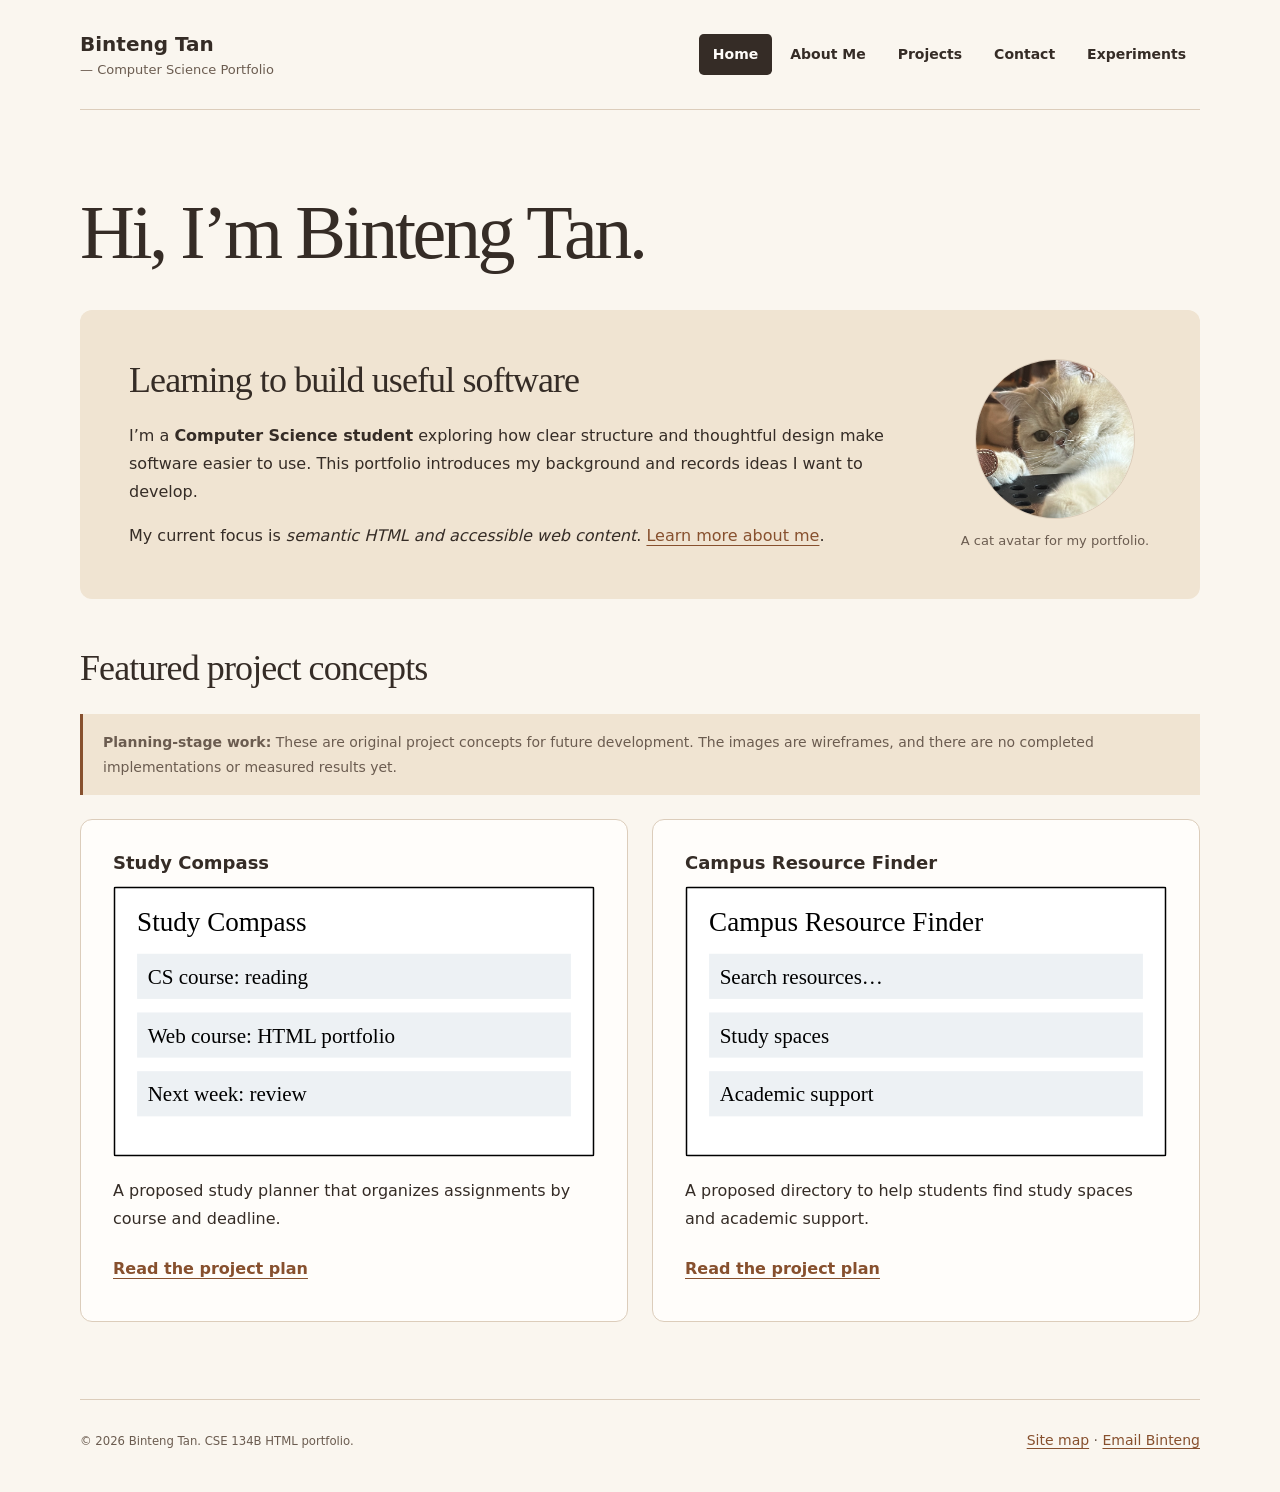
<file: index.html>
<!doctype html>
<html lang="en">
<head>
<meta charset="utf-8">
<meta name="viewport" content="width=device-width, initial-scale=1">
<meta name="description" content="Binteng Tan's computer science student portfolio: background, project concepts, and contact information.">
<title>Home | Binteng Tan</title>
<link rel="icon" href="assets/favicon.svg" type="image/svg+xml">
<link rel="stylesheet" href="styles.css">
</head>
<body class="page-index">
<header>
<a class="skip-link" href="#main-content">Skip to main content</a>
<p><a href="index.html">Binteng Tan</a> <span>— Computer Science Portfolio</span></p>
<nav aria-label="Main navigation"><ul><li><a href="index.html" aria-current="page">Home</a></li>
<li><a href="about.html">About Me</a></li>
<li><a href="projects.html">Projects</a></li>
<li><a href="contact.html">Contact</a></li>
<li><a href="experiments.html">Experiments</a></li></ul></nav>
</header>
<main id="main-content">
<h1>Hi, I’m Binteng Tan.</h1>
<section class="intro" aria-labelledby="intro"><h2 id="intro">Learning to build useful software</h2>
<figure><picture><source srcset="assets/profile-cat.jpg" type="image/jpeg"><img src="assets/profile-cat.jpg" alt="A fluffy cream-colored cat resting its paws on a chair" width="160" height="160"></picture><figcaption>A cat avatar for my portfolio.</figcaption></figure>
<p>I’m a <strong>Computer Science student</strong> exploring how clear structure and thoughtful design make software easier to use. This portfolio introduces my background and records ideas I want to develop.</p>
<p>My current focus is <em>semantic HTML and accessible web content</em>. <a href="about.html">Learn more about me</a>.</p></section>
<section class="featured" aria-labelledby="featured"><h2 id="featured">Featured project concepts</h2>
<portfolio-note><p><strong>Planning-stage work:</strong> These are original project concepts for future development. The images are wireframes, and there are no completed implementations or measured results yet.</p></portfolio-note>
<article><h3>Study Compass</h3><img src="assets/study-compass.svg" width="320" height="180" alt="Study Compass concept wireframe showing a task list and upcoming deadlines"><p>A proposed study planner that organizes assignments by course and deadline.</p><a href="projects.html#study-compass">Read the project plan</a></article>
<article><h3>Campus Resource Finder</h3><img src="assets/resource-finder.svg" width="320" height="180" alt="Campus Resource Finder concept wireframe showing search and resource cards"><p>A proposed directory to help students find study spaces and academic support.</p><a href="projects.html#resource-finder">Read the project plan</a></article></section>
</main>
<footer><p><small>© 2026 Binteng Tan. CSE 134B HTML portfolio.</small></p><p><a href="sitemap.html">Site map</a> · <a href="mailto:tbinteng@gmail.com">Email Binteng</a></p></footer>
</body>
</html>
</file>
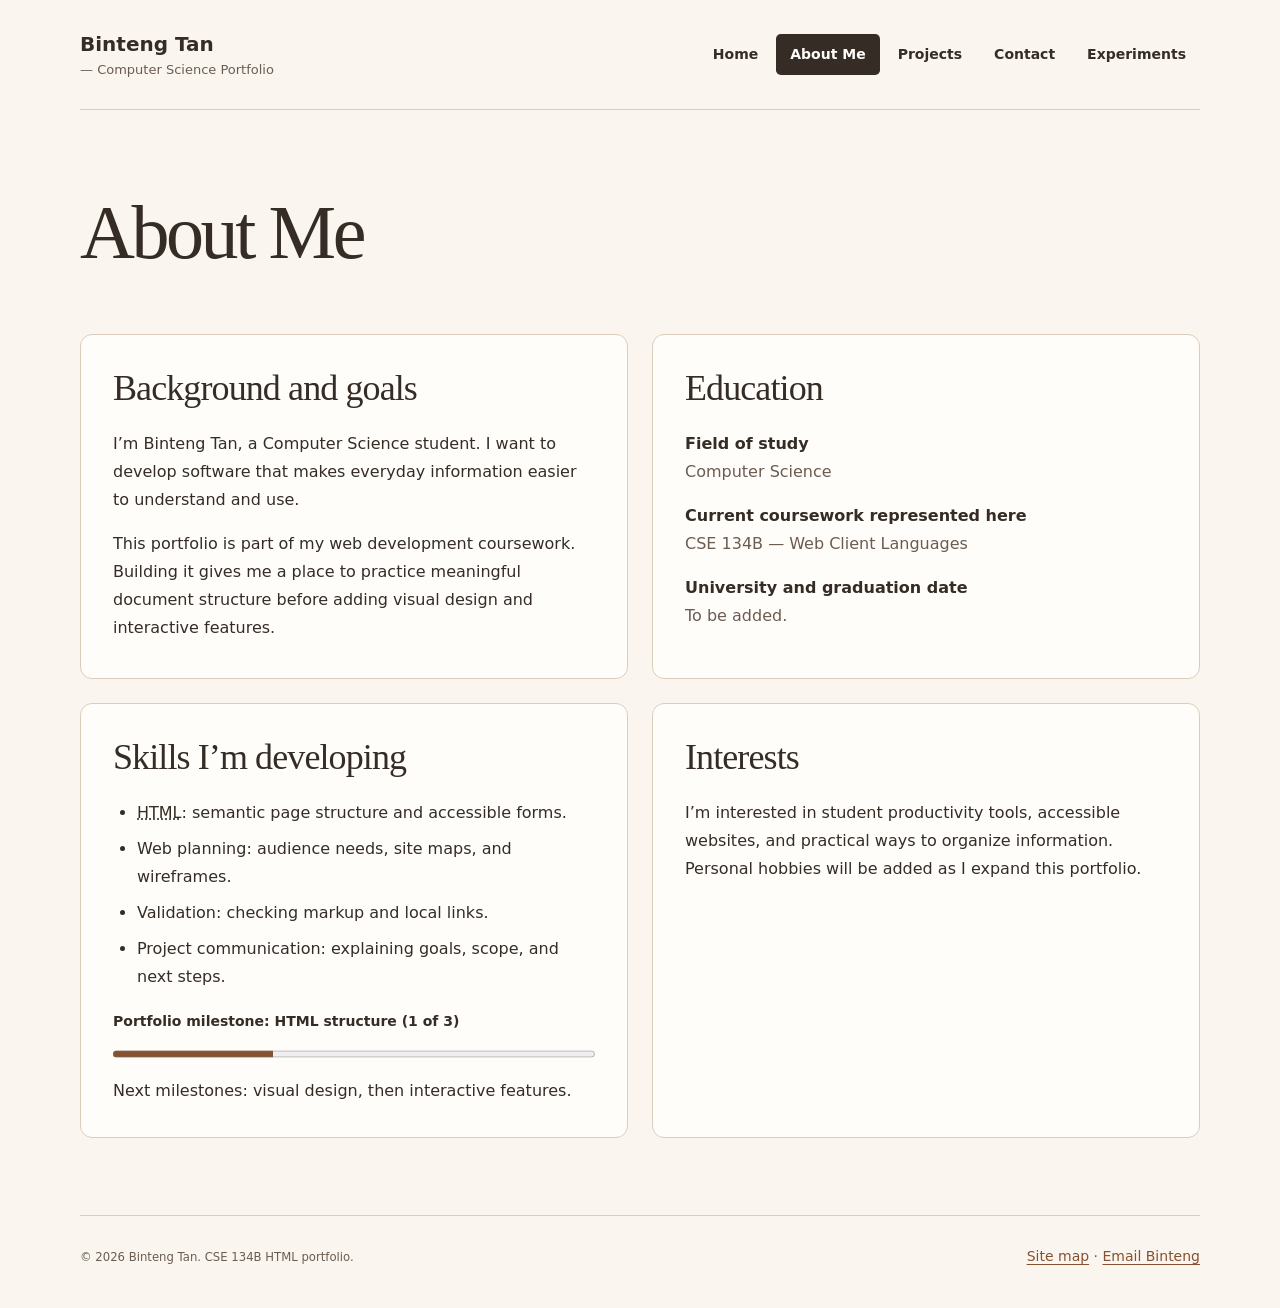
<file: about.html>
<!doctype html>
<html lang="en">
<head>
<meta charset="utf-8">
<meta name="viewport" content="width=device-width, initial-scale=1">
<meta name="description" content="Binteng Tan's computer science student portfolio: background, project concepts, and contact information.">
<title>About Me | Binteng Tan</title>
<link rel="icon" href="assets/favicon.svg" type="image/svg+xml">
<link rel="stylesheet" href="styles.css">
</head>
<body class="page-about">
<header>
<a class="skip-link" href="#main-content">Skip to main content</a>
<p><a href="index.html">Binteng Tan</a> <span>— Computer Science Portfolio</span></p>
<nav aria-label="Main navigation"><ul><li><a href="index.html">Home</a></li>
<li><a href="about.html" aria-current="page">About Me</a></li>
<li><a href="projects.html">Projects</a></li>
<li><a href="contact.html">Contact</a></li>
<li><a href="experiments.html">Experiments</a></li></ul></nav>
</header>
<main id="main-content">
<h1>About Me</h1>
<section aria-labelledby="background"><h2 id="background">Background and goals</h2><p>I’m Binteng Tan, a Computer Science student. I want to develop software that makes everyday information easier to understand and use.</p><p>This portfolio is part of my web development coursework. Building it gives me a place to practice meaningful document structure before adding visual design and interactive features.</p></section>
<section aria-labelledby="education"><h2 id="education">Education</h2><dl><dt>Field of study</dt><dd>Computer Science</dd><dt>Current coursework represented here</dt><dd>CSE 134B — Web Client Languages</dd><dt>University and graduation date</dt><dd>To be added.</dd></dl></section>
<section aria-labelledby="skills"><h2 id="skills">Skills I’m developing</h2><ul><li><abbr title="HyperText Markup Language">HTML</abbr>: semantic page structure and accessible forms.</li><li>Web planning: audience needs, site maps, and wireframes.</li><li>Validation: checking markup and local links.</li><li>Project communication: explaining goals, scope, and next steps.</li></ul><label for="portfolio-progress">Portfolio milestone: HTML structure (1 of 3)</label><progress id="portfolio-progress" value="1" max="3">1 of 3</progress><p>Next milestones: visual design, then interactive features.</p></section>
<section aria-labelledby="interests"><h2 id="interests">Interests</h2><p>I’m interested in student productivity tools, accessible websites, and practical ways to organize information. Personal hobbies will be added as I expand this portfolio.</p></section>
</main>
<footer><p><small>© 2026 Binteng Tan. CSE 134B HTML portfolio.</small></p><p><a href="sitemap.html">Site map</a> · <a href="mailto:tbinteng@gmail.com">Email Binteng</a></p></footer>
</body>
</html>
</file>
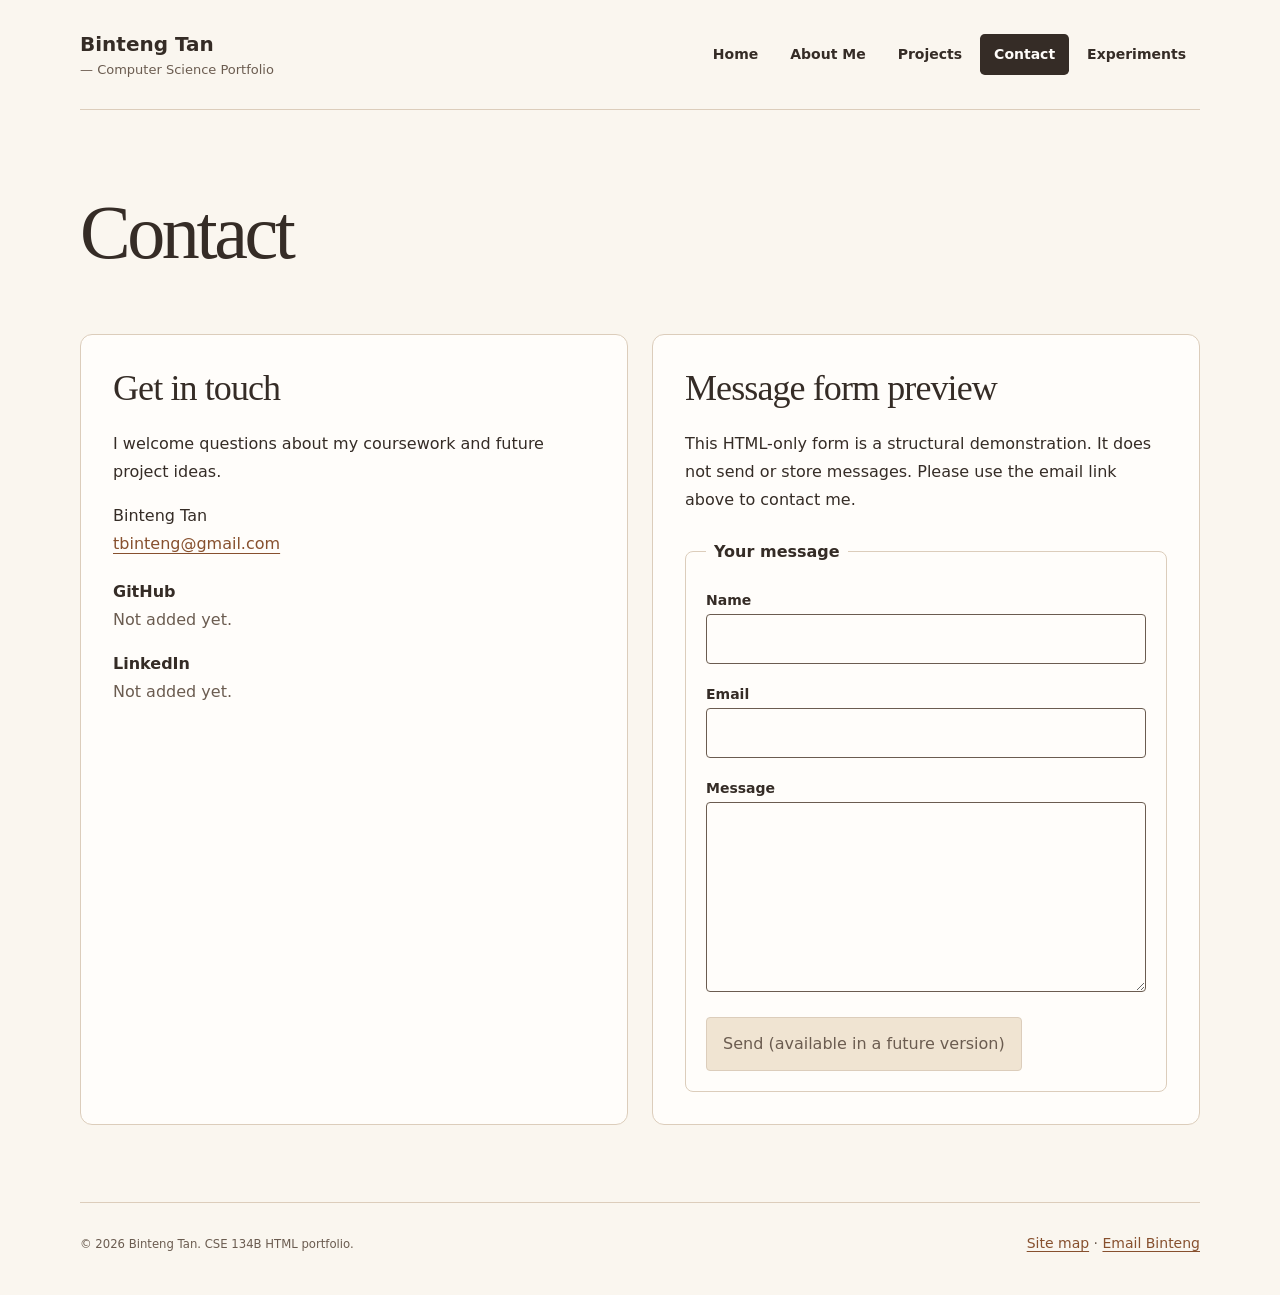
<file: contact.html>
<!doctype html>
<html lang="en">
<head>
<meta charset="utf-8">
<meta name="viewport" content="width=device-width, initial-scale=1">
<meta name="description" content="Binteng Tan's computer science student portfolio: background, project concepts, and contact information.">
<title>Contact | Binteng Tan</title>
<link rel="icon" href="assets/favicon.svg" type="image/svg+xml">
<link rel="stylesheet" href="styles.css">
</head>
<body class="page-contact">
<header>
<a class="skip-link" href="#main-content">Skip to main content</a>
<p><a href="index.html">Binteng Tan</a> <span>— Computer Science Portfolio</span></p>
<nav aria-label="Main navigation"><ul><li><a href="index.html">Home</a></li>
<li><a href="about.html">About Me</a></li>
<li><a href="projects.html">Projects</a></li>
<li><a href="contact.html" aria-current="page">Contact</a></li>
<li><a href="experiments.html">Experiments</a></li></ul></nav>
</header>
<main id="main-content">
<h1>Contact</h1><section aria-labelledby="contact-info"><h2 id="contact-info">Get in touch</h2><p>I welcome questions about my coursework and future project ideas.</p><address>Binteng Tan<br><a href="mailto:tbinteng@gmail.com">tbinteng@gmail.com</a></address><dl><dt>GitHub</dt><dd>Not added yet.</dd><dt>LinkedIn</dt><dd>Not added yet.</dd></dl></section>
<section aria-labelledby="message"><h2 id="message">Message form preview</h2><p>This HTML-only form is a structural demonstration. It does not send or store messages. Please use the email link above to contact me.</p><form><fieldset><legend>Your message</legend><p><label for="name">Name</label><br><input id="name" name="name" type="text" autocomplete="name" required></p><p><label for="email">Email</label><br><input id="email" name="email" type="email" autocomplete="email" required></p><p><label for="message-text">Message</label><br><textarea id="message-text" name="message" rows="6" cols="30" required></textarea></p><button type="button" disabled>Send (available in a future version)</button></fieldset></form></section>
</main>
<footer><p><small>© 2026 Binteng Tan. CSE 134B HTML portfolio.</small></p><p><a href="sitemap.html">Site map</a> · <a href="mailto:tbinteng@gmail.com">Email Binteng</a></p></footer>
</body>
</html>
</file>
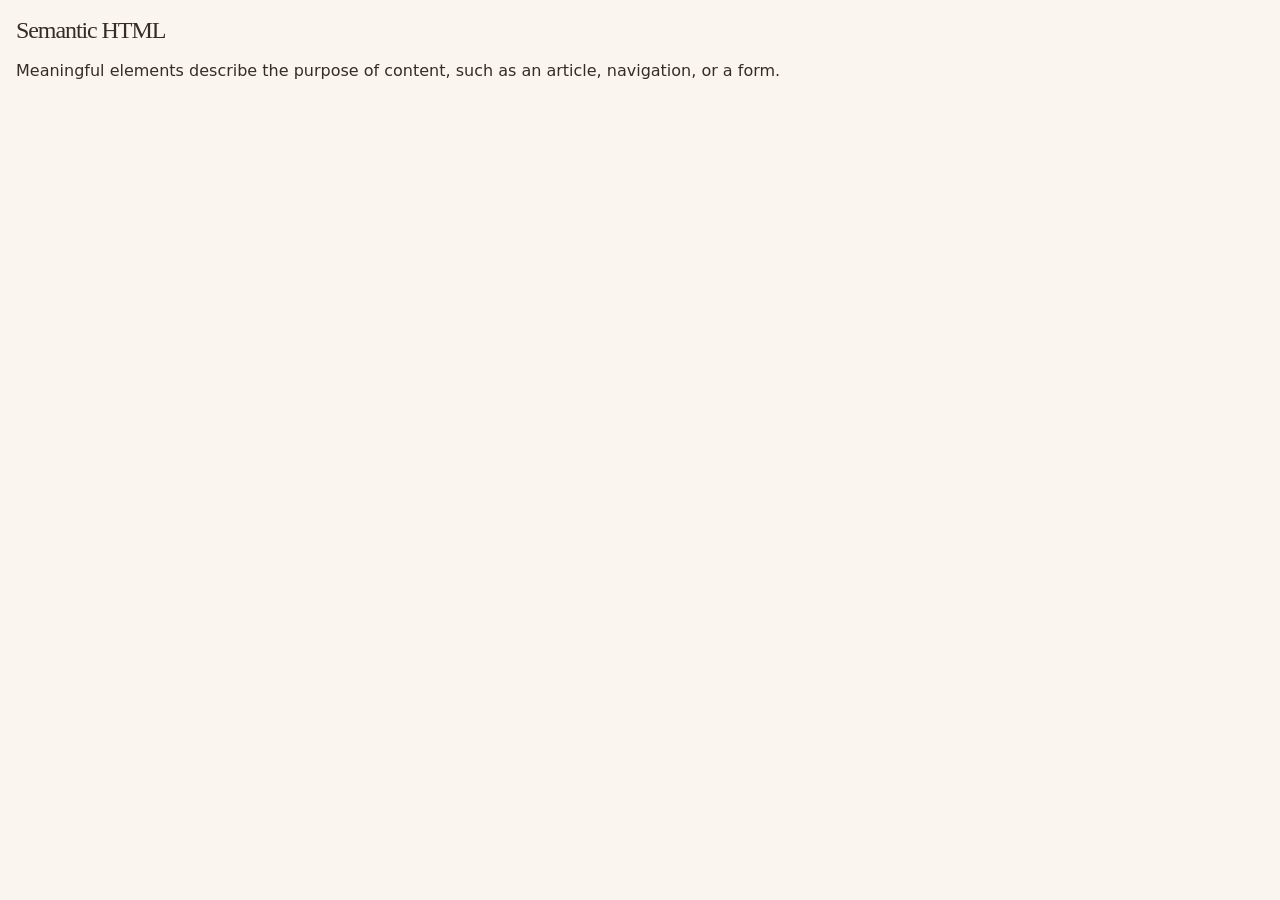
<file: embed.html>
<!doctype html>
<html lang="en"><head><meta charset="utf-8"><meta name="viewport" content="width=device-width, initial-scale=1"><title>Semantic HTML note</title><link rel="stylesheet" href="styles.css"></head><body class="page-embed"><main><h1>Semantic HTML</h1><p>Meaningful elements describe the purpose of content, such as an article, navigation, or a form.</p></main></body></html>
</file>
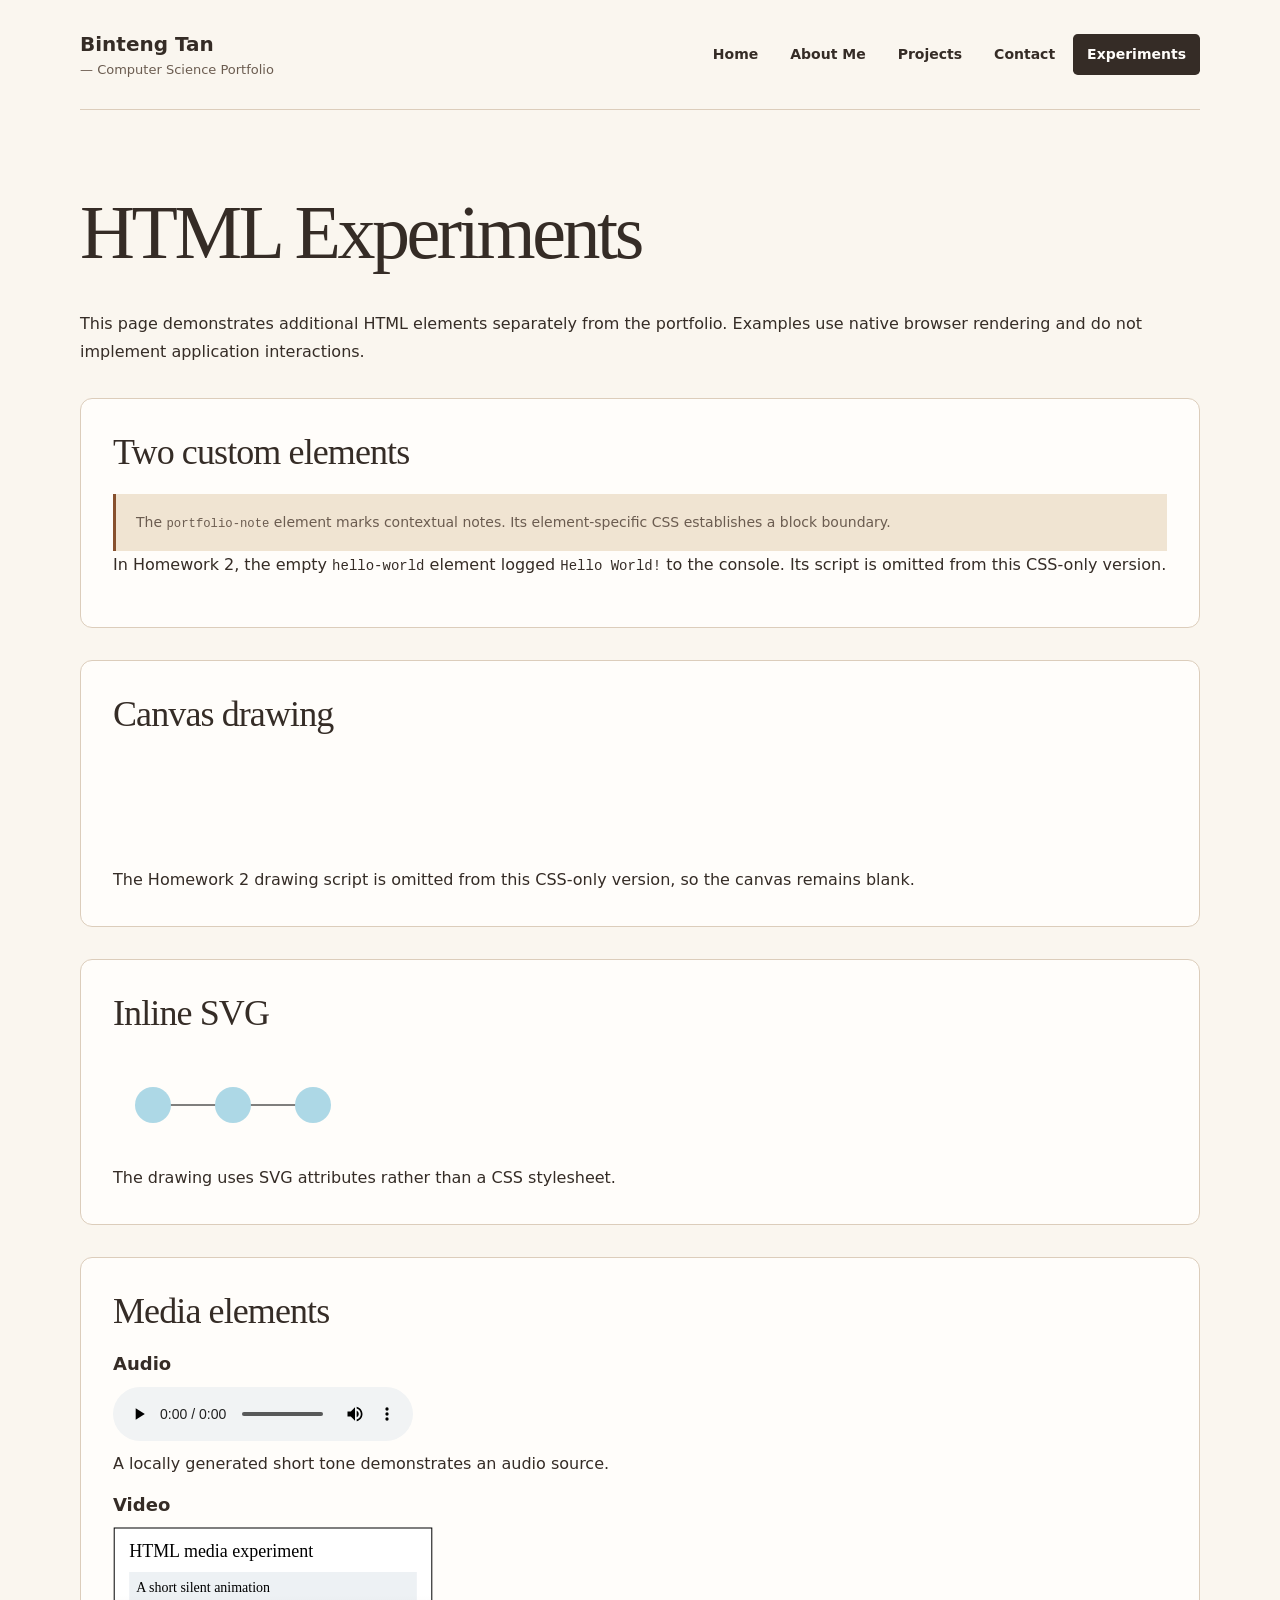
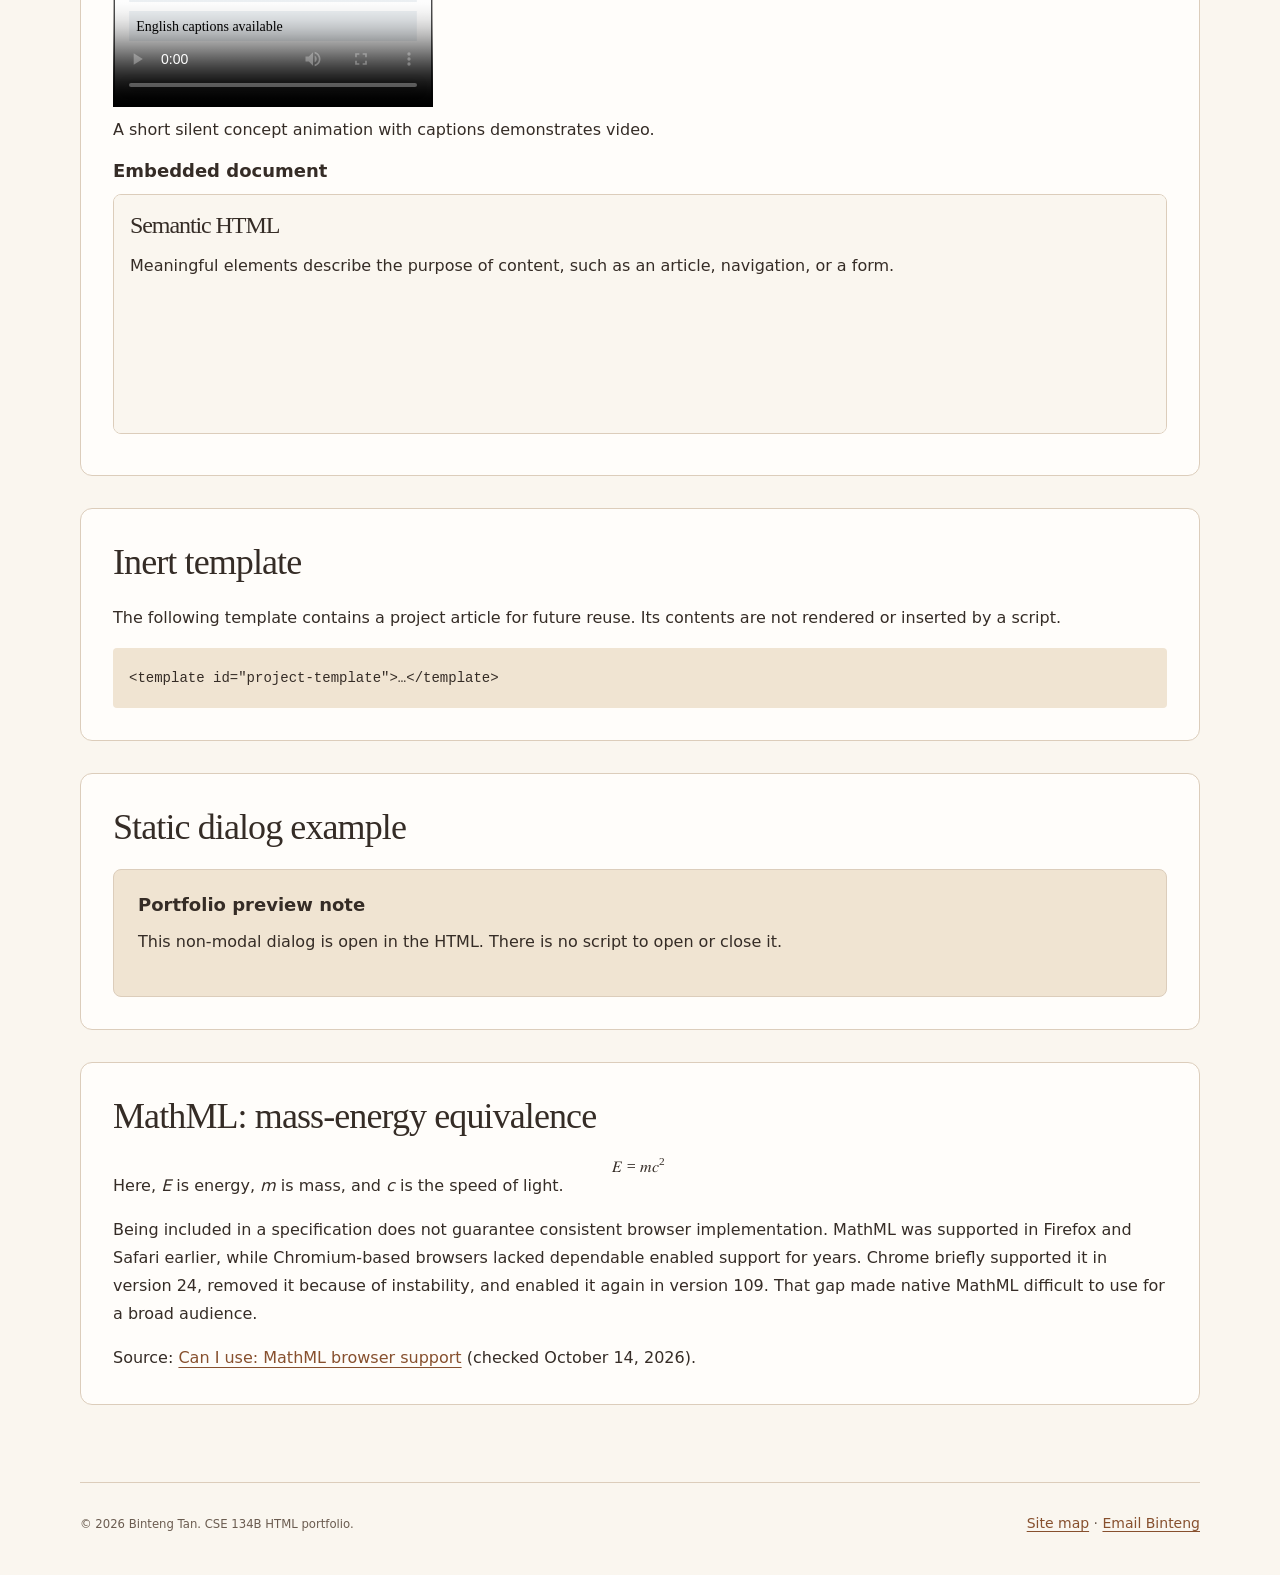
<file: experiments.html>
<!doctype html>
<html lang="en">
<head>
<meta charset="utf-8">
<meta name="viewport" content="width=device-width, initial-scale=1">
<meta name="description" content="Binteng Tan's computer science student portfolio: background, project concepts, and contact information.">
<title>HTML Experiments | Binteng Tan</title>
<link rel="icon" href="assets/favicon.svg" type="image/svg+xml">
<link rel="stylesheet" href="styles.css">
</head>
<body class="page-experiments">
<header>
<a class="skip-link" href="#main-content">Skip to main content</a>
<p><a href="index.html">Binteng Tan</a> <span>— Computer Science Portfolio</span></p>
<nav aria-label="Main navigation"><ul><li><a href="index.html">Home</a></li>
<li><a href="about.html">About Me</a></li>
<li><a href="projects.html">Projects</a></li>
<li><a href="contact.html">Contact</a></li>
<li><a href="experiments.html" aria-current="page">Experiments</a></li></ul></nav>
</header>
<main id="main-content">
<h1>HTML Experiments</h1><p>This page demonstrates additional HTML elements separately from the portfolio. Examples use native browser rendering and do not implement application interactions.</p>
<section aria-labelledby="custom"><h2 id="custom">Two custom elements</h2><portfolio-note><p>The <code>portfolio-note</code> element marks contextual notes. Its element-specific CSS establishes a block boundary.</p></portfolio-note><hello-world></hello-world><p>In Homework 2, the empty <code>hello-world</code> element logged <samp>Hello World!</samp> to the console. Its script is omitted from this CSS-only version.</p><noscript><p>These examples remain readable without JavaScript.</p></noscript></section>
<section aria-labelledby="canvas-heading"><h2 id="canvas-heading">Canvas drawing</h2><canvas id="experiment-canvas" width="240" height="100" aria-label="Canvas placeholder; drawing script omitted in this CSS-only version">A blue rectangle is drawn here when JavaScript and Canvas are available.</canvas><p>The Homework 2 drawing script is omitted from this CSS-only version, so the canvas remains blank.</p></section>
<section aria-labelledby="vector"><h2 id="vector">Inline SVG</h2><svg xmlns="http://www.w3.org/2000/svg" viewBox="0 0 240 100" width="240" height="100" role="img" aria-labelledby="svg-title svg-desc"><title id="svg-title">A simple connected graph</title><desc id="svg-desc">Three circular nodes linked by two lines.</desc><path d="M40 50H120L200 50" stroke="black" fill="none"/><circle cx="40" cy="50" r="18" fill="lightblue"/><circle cx="120" cy="50" r="18" fill="lightblue"/><circle cx="200" cy="50" r="18" fill="lightblue"/></svg><p>The drawing uses SVG attributes rather than a CSS stylesheet.</p></section>
<section aria-labelledby="media"><h2 id="media">Media elements</h2><h3>Audio</h3><audio controls preload="metadata"><source src="assets/tone.wav" type="audio/wav">Your browser does not support audio playback.</audio><p>A locally generated short tone demonstrates an audio source.</p><h3>Video</h3><video controls width="320" height="180" preload="metadata" poster="assets/video-poster.svg"><source src="assets/demo.mp4" type="video/mp4"><track kind="captions" src="assets/demo.vtt" srclang="en" label="English" default>Your browser does not support video playback.</video><p>A short silent concept animation with captions demonstrates video.</p><h3>Embedded document</h3><iframe src="embed.html" title="Embedded explanation of semantic HTML" width="300" height="160" loading="lazy"></iframe></section>
<section aria-labelledby="template-heading"><h2 id="template-heading">Inert template</h2><p>The following template contains a project article for future reuse. Its contents are not rendered or inserted by a script.</p><template id="project-template"><article><h3>Future project</h3><p>A description will be supplied when this template is used.</p></article></template><pre><code>&lt;template id="project-template"&gt;…&lt;/template&gt;</code></pre></section>
<section aria-labelledby="dialog-heading"><h2 id="dialog-heading">Static dialog example</h2><div><dialog open aria-labelledby="dialog-title"><h3 id="dialog-title">Portfolio preview note</h3><p>This non-modal dialog is open in the HTML. There is no script to open or close it.</p></dialog></div></section>
<section aria-labelledby="math-heading"><h2 id="math-heading">MathML: mass-energy equivalence</h2><math xmlns="http://www.w3.org/1998/Math/MathML" display="block"><mi>E</mi><mo>=</mo><mi>m</mi><msup><mi>c</mi><mn>2</mn></msup></math><p>Here, <var>E</var> is energy, <var>m</var> is mass, and <var>c</var> is the speed of light.</p><p>Being included in a specification does not guarantee consistent browser implementation. MathML was supported in Firefox and Safari earlier, while Chromium-based browsers lacked dependable enabled support for years. Chrome briefly supported it in version 24, removed it because of instability, and enabled it again in version 109. That gap made native MathML difficult to use for a broad audience.</p><p>Source: <a href="https://caniuse.com/mathml">Can I use: MathML browser support</a> (checked <time datetime="2026-10-14">October 14, 2026</time>).</p></section>
</main>
<footer><p><small>© 2026 Binteng Tan. CSE 134B HTML portfolio.</small></p><p><a href="sitemap.html">Site map</a> · <a href="mailto:tbinteng@gmail.com">Email Binteng</a></p></footer>
</body>
</html>
</file>
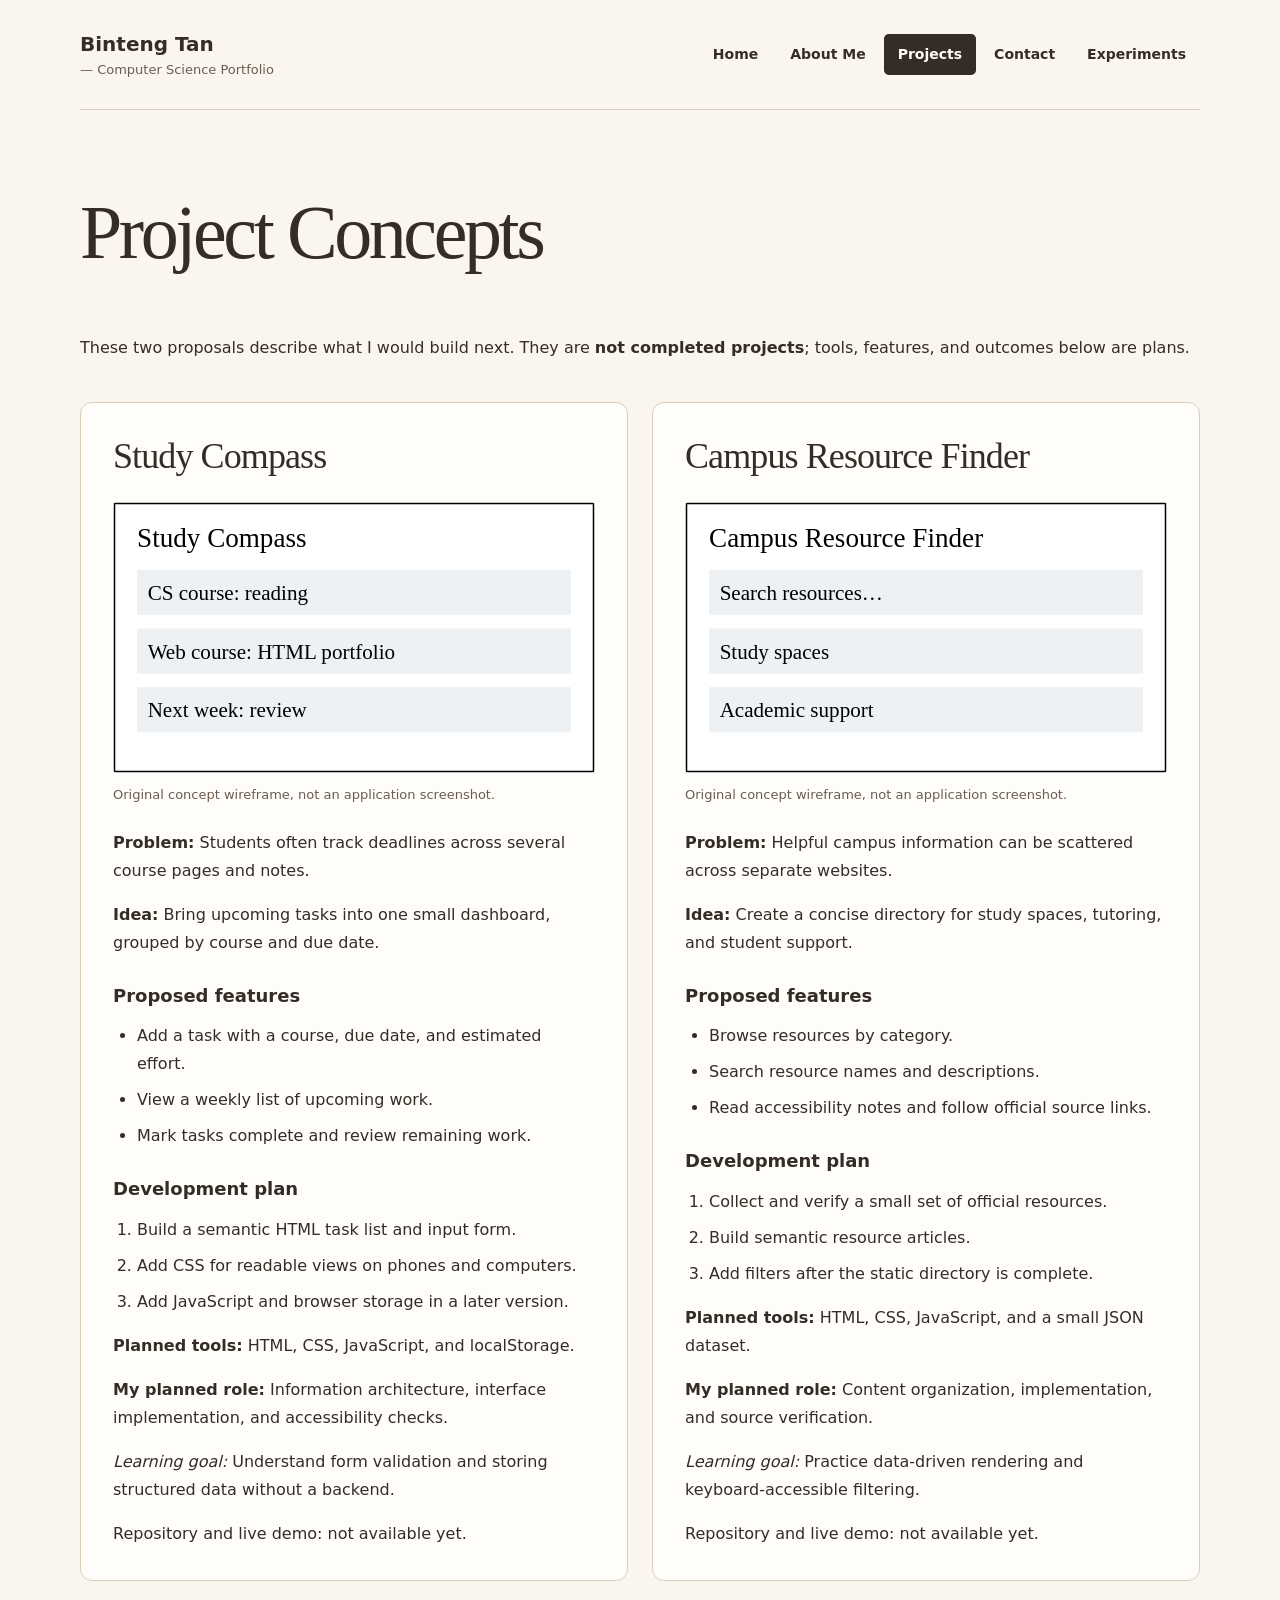
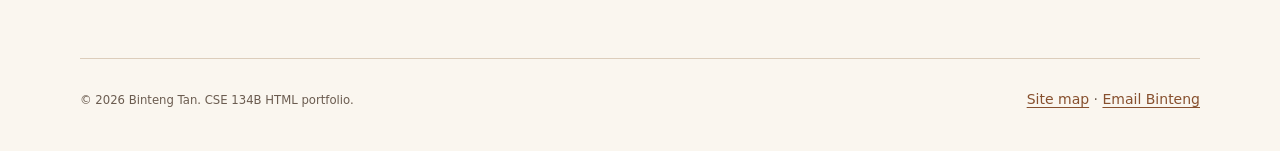
<file: projects.html>
<!doctype html>
<html lang="en">
<head>
<meta charset="utf-8">
<meta name="viewport" content="width=device-width, initial-scale=1">
<meta name="description" content="Binteng Tan's computer science student portfolio: background, project concepts, and contact information.">
<title>Projects | Binteng Tan</title>
<link rel="icon" href="assets/favicon.svg" type="image/svg+xml">
<link rel="stylesheet" href="styles.css">
</head>
<body class="page-projects">
<header>
<a class="skip-link" href="#main-content">Skip to main content</a>
<p><a href="index.html">Binteng Tan</a> <span>— Computer Science Portfolio</span></p>
<nav aria-label="Main navigation"><ul><li><a href="index.html">Home</a></li>
<li><a href="about.html">About Me</a></li>
<li><a href="projects.html" aria-current="page">Projects</a></li>
<li><a href="contact.html">Contact</a></li>
<li><a href="experiments.html">Experiments</a></li></ul></nav>
</header>
<main id="main-content">
<h1>Project Concepts</h1><p>These two proposals describe what I would build next. They are <strong>not completed projects</strong>; tools, features, and outcomes below are plans.</p>
<article id="study-compass"><h2>Study Compass</h2><figure><img src="assets/study-compass.svg" width="320" height="180" alt="Proposed Study Compass interface with courses, deadlines, and task status"><figcaption>Original concept wireframe, not an application screenshot.</figcaption></figure><p><b>Problem:</b> Students often track deadlines across several course pages and notes.</p><p><b>Idea:</b> Bring upcoming tasks into one small dashboard, grouped by course and due date.</p><h3>Proposed features</h3><ul><li>Add a task with a course, due date, and estimated effort.</li><li>View a weekly list of upcoming work.</li><li>Mark tasks complete and review remaining work.</li></ul><h3>Development plan</h3><ol><li>Build a semantic HTML task list and input form.</li><li>Add CSS for readable views on phones and computers.</li><li>Add JavaScript and browser storage in a later version.</li></ol><p><b>Planned tools:</b> HTML, CSS, JavaScript, and localStorage.</p><p><b>My planned role:</b> Information architecture, interface implementation, and accessibility checks.</p><p><i>Learning goal:</i> Understand form validation and storing structured data without a backend.</p><p>Repository and live demo: not available yet.</p></article>
<article id="resource-finder"><h2>Campus Resource Finder</h2><figure><img src="assets/resource-finder.svg" width="320" height="180" alt="Proposed resource directory with a search field and cards for study spaces and tutoring"><figcaption>Original concept wireframe, not an application screenshot.</figcaption></figure><p><b>Problem:</b> Helpful campus information can be scattered across separate websites.</p><p><b>Idea:</b> Create a concise directory for study spaces, tutoring, and student support.</p><h3>Proposed features</h3><ul><li>Browse resources by category.</li><li>Search resource names and descriptions.</li><li>Read accessibility notes and follow official source links.</li></ul><h3>Development plan</h3><ol><li>Collect and verify a small set of official resources.</li><li>Build semantic resource articles.</li><li>Add filters after the static directory is complete.</li></ol><p><b>Planned tools:</b> HTML, CSS, JavaScript, and a small JSON dataset.</p><p><b>My planned role:</b> Content organization, implementation, and source verification.</p><p><i>Learning goal:</i> Practice data-driven rendering and keyboard-accessible filtering.</p><p>Repository and live demo: not available yet.</p></article>
</main>
<footer><p><small>© 2026 Binteng Tan. CSE 134B HTML portfolio.</small></p><p><a href="sitemap.html">Site map</a> · <a href="mailto:tbinteng@gmail.com">Email Binteng</a></p></footer>
</body>
</html>
</file>
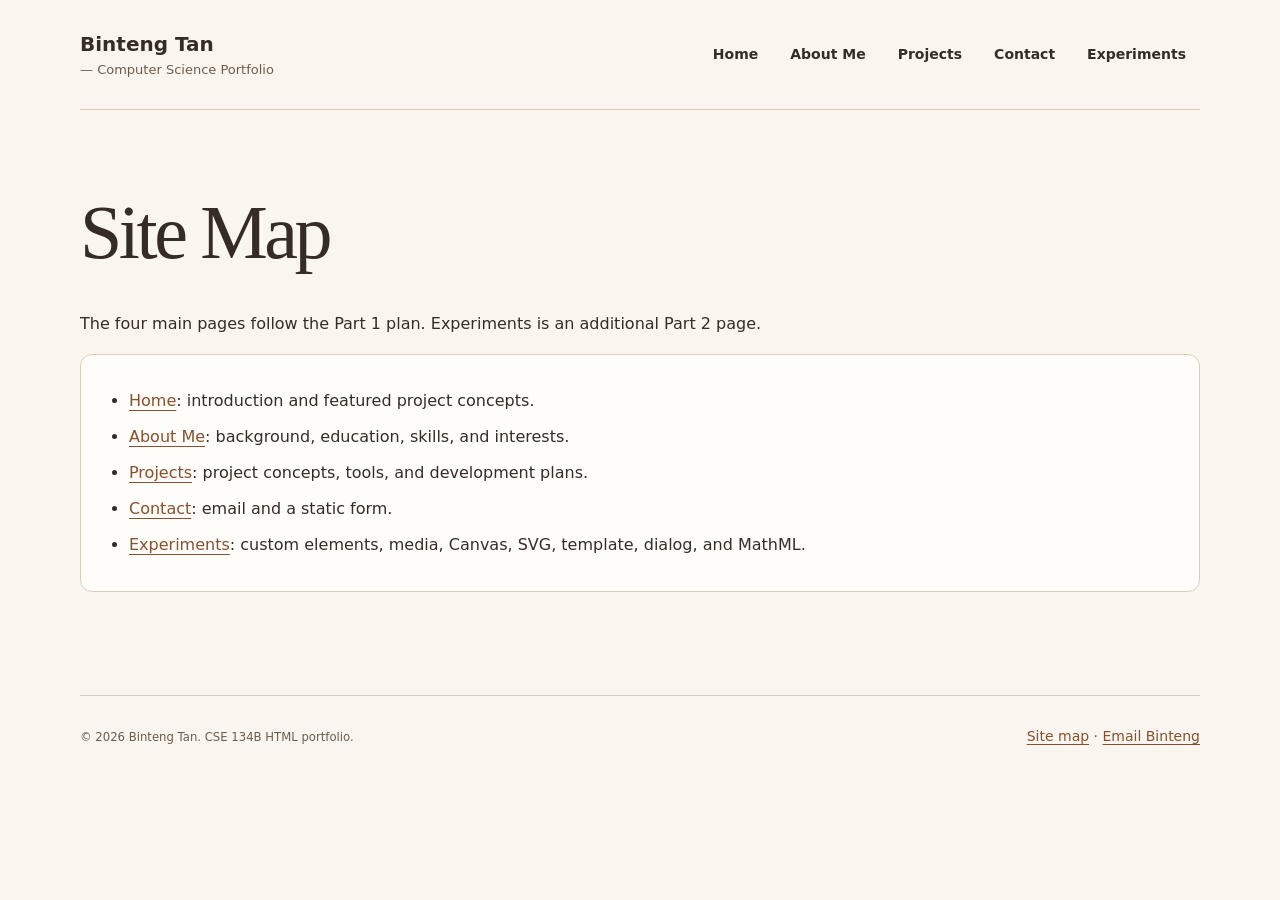
<file: sitemap.html>
<!doctype html>
<html lang="en">
<head>
<meta charset="utf-8">
<meta name="viewport" content="width=device-width, initial-scale=1">
<meta name="description" content="Binteng Tan's computer science student portfolio: background, project concepts, and contact information.">
<title>Site Map | Binteng Tan</title>
<link rel="icon" href="assets/favicon.svg" type="image/svg+xml">
<link rel="stylesheet" href="styles.css">
</head>
<body class="page-sitemap">
<header>
<a class="skip-link" href="#main-content">Skip to main content</a>
<p><a href="index.html">Binteng Tan</a> <span>— Computer Science Portfolio</span></p>
<nav aria-label="Main navigation"><ul><li><a href="index.html">Home</a></li>
<li><a href="about.html">About Me</a></li>
<li><a href="projects.html">Projects</a></li>
<li><a href="contact.html">Contact</a></li>
<li><a href="experiments.html">Experiments</a></li></ul></nav>
</header>
<main id="main-content">
<h1>Site Map</h1><p>The four main pages follow the Part 1 plan. Experiments is an additional Part 2 page.</p><ul><li><a href="index.html">Home</a>: introduction and featured project concepts.</li><li><a href="about.html">About Me</a>: background, education, skills, and interests.</li><li><a href="projects.html">Projects</a>: project concepts, tools, and development plans.</li><li><a href="contact.html">Contact</a>: email and a static form.</li><li><a href="experiments.html">Experiments</a>: custom elements, media, Canvas, SVG, template, dialog, and MathML.</li></ul>
</main>
<footer><p><small>© 2026 Binteng Tan. CSE 134B HTML portfolio.</small></p><p><a href="sitemap.html">Site map</a> · <a href="mailto:tbinteng@gmail.com">Email Binteng</a></p></footer>
</body>
</html>
</file>
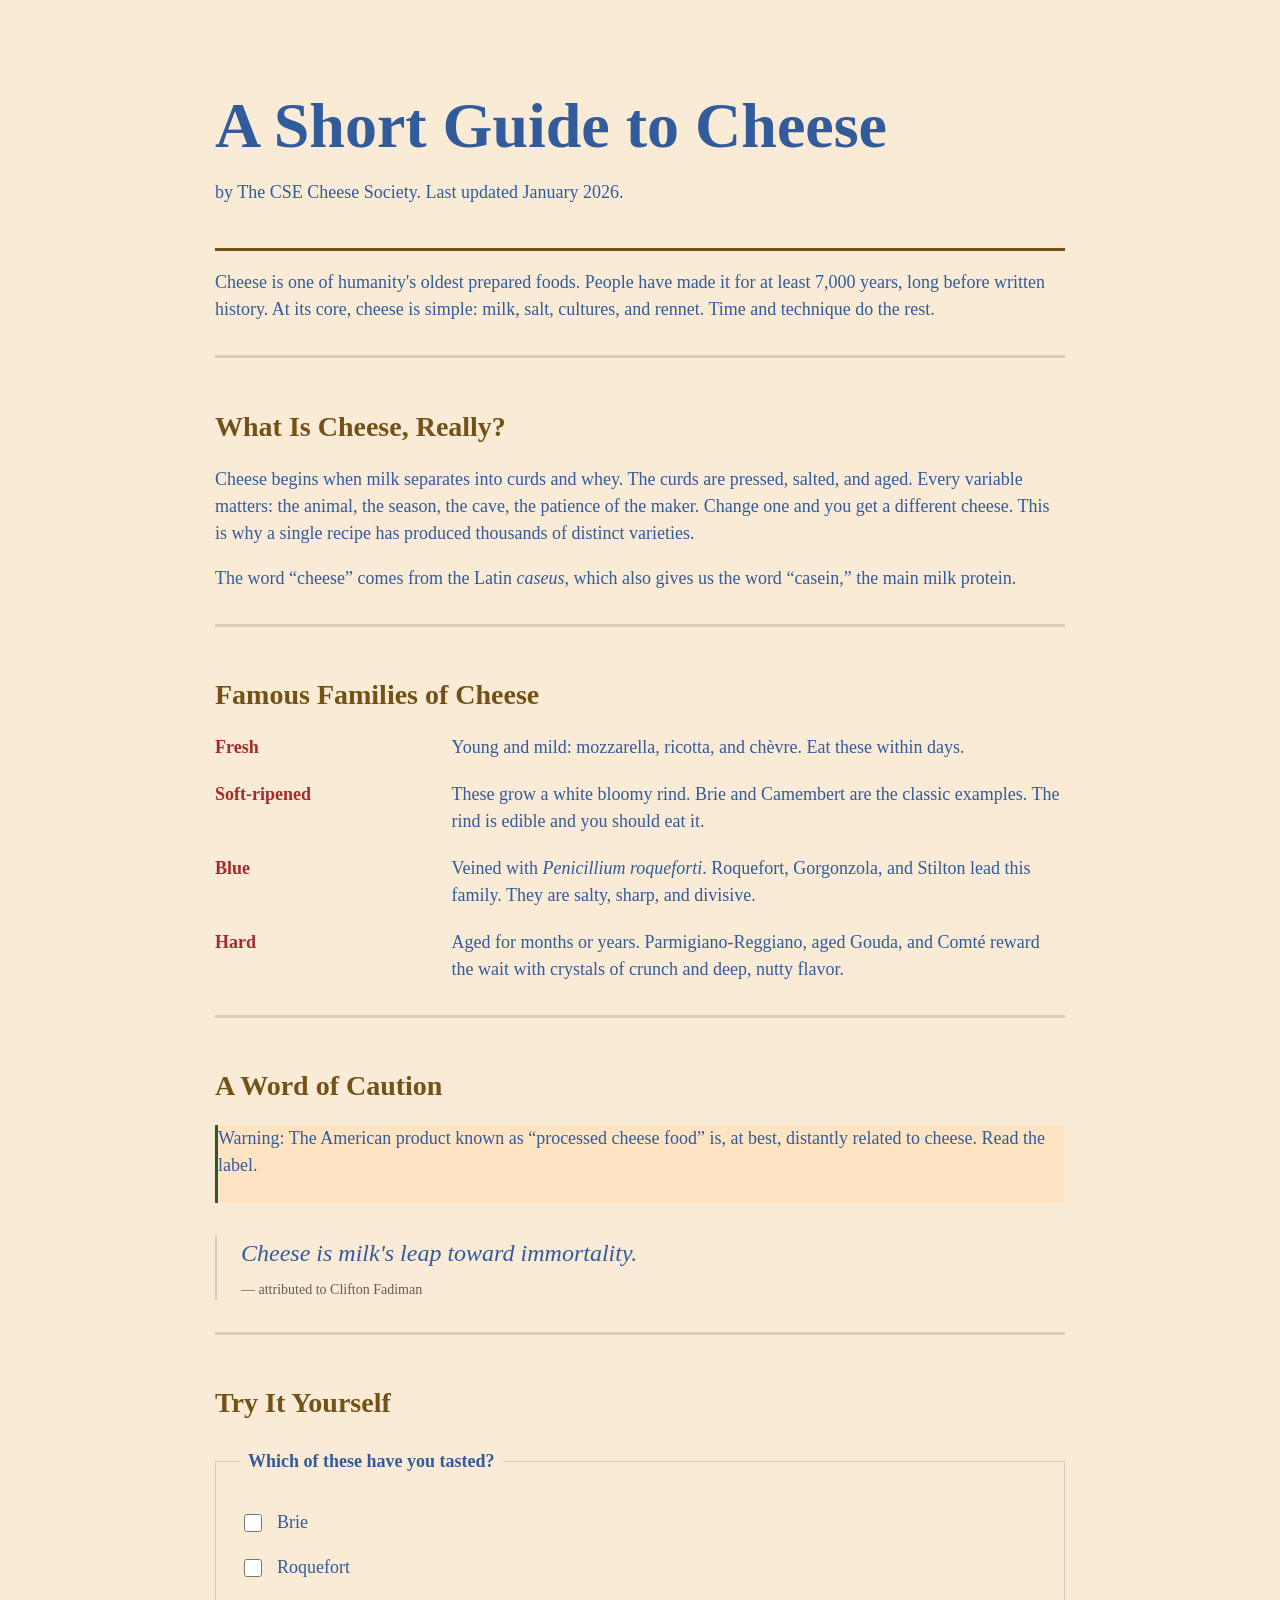
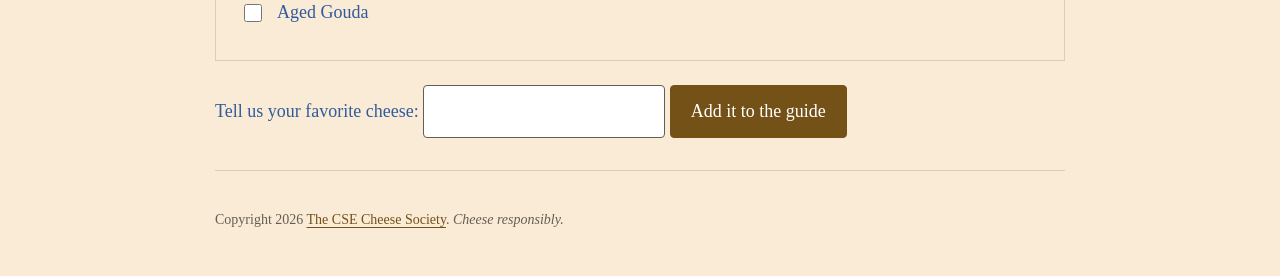
<file: part1/cheese.html>
<!DOCTYPE html>
<html lang="en">
<head>
  <meta charset="UTF-8">
  <meta name="viewport" content="width=device-width, initial-scale=1">
  <title>A Short Guide to Cheese</title>
  <link rel="stylesheet" href="cheese.css">
</head>
<body>
  <header>
    <h1>A Short Guide to Cheese</h1>
    <p>by The CSE Cheese Society. Last updated <time datetime="2026-01">January 2026</time>.</p>
  </header>

  <main>
    <article>
      <p>Cheese is one of humanity's oldest prepared foods. People have made
      it for at least 7,000 years, long before written history. At its core,
      cheese is simple: milk, salt, cultures, and rennet. Time and technique
      do the rest.</p>

      <section>
        <h2>What Is Cheese, Really?</h2>
        <p>Cheese begins when milk separates into curds and whey. The curds
        are pressed, salted, and aged. Every variable matters: the animal,
        the season, the cave, the patience of the maker. Change one and you
        get a different cheese. This is why a single recipe has produced
        thousands of distinct varieties.</p>
        <p>The word <q>cheese</q> comes from the Latin
        <span class="latin" lang="la">caseus</span>, which also gives us the word
        <q>casein,</q> the main milk protein.</p>
      </section>

      <section>
        <h2>Famous Families of Cheese</h2>

        <dl>
          <dt>Fresh</dt>
          <dd>Young and mild: mozzarella, ricotta, and
          <span lang="fr">chèvre</span>. Eat these within days.</dd>

          <dt>Soft-ripened</dt>
          <dd>These grow a white bloomy rind. Brie and Camembert are the
          classic examples. The rind is edible and you should eat it.</dd>

          <dt>Blue</dt>
          <dd>Veined with <span class="latin" lang="la">Penicillium
          roqueforti</span>. Roquefort, Gorgonzola, and Stilton lead this
          family. They are salty, sharp, and divisive.</dd>

          <dt>Hard</dt>
          <dd>Aged for months or years. Parmigiano-Reggiano, aged Gouda,
          and <span lang="fr">Comté</span> reward the wait with crystals
          of crunch and deep, nutty flavor.</dd>
        </dl>
      </section>

      <section>
        <h2>A Word of Caution</h2>
        <p id="warning">Warning: The American product known as
        <q>processed cheese food</q> is, at best, distantly related to
        cheese. Read the label.</p>

        <blockquote>
          <p>Cheese is milk's leap toward immortality.</p>
          <footer>— attributed to Clifton Fadiman</footer>
        </blockquote>
      </section>

      <section>
        <h2>Try It Yourself</h2>
        <form>
          <fieldset>
            <legend>Which of these have you tasted?</legend>
            <p><input type="checkbox" id="c-brie" name="tasted" value="brie">
               <label for="c-brie">Brie</label></p>
 
               <p><input type="checkbox" id="c-roquefort" name="tasted" value="roquefort">
               <label for="c-roquefort">Roquefort</label></p>
            <p><input type="checkbox" id="c-gouda" name="tasted" value="gouda">
               <label for="c-gouda">Aged Gouda</label></p>
          </fieldset>
          <p>
            <label for="fav">Tell us your favorite cheese:</label>
            <input type="text" id="fav" name="favorite">
            <button type="submit">Add it to the guide</button>
          </p>
        </form>
      </section>
    </article>
  </main>
  <footer>
    <p>Copyright 2026 <a href="https://example.com/cheese-society">The CSE
    Cheese Society</a>. <em>Cheese responsibly.</em></p>
  </footer>
</body>
</html>
</file>
<file: styles.css>
:root {
  --paper: #faf6ef;
  --surface: #fffdfa;
  --ink: #352c26;
  --muted: #6b5c50;
  --accent: #87502e;
  --soft-accent: #f0e4d2;
  --line: #dccdbb;
  --focus: #87502e;
  --radius: 0.75rem;
  --space: clamp(1.25rem, 3vw, 2rem);
  color-scheme: light;
}

* {
  box-sizing: border-box;
}

body {
  margin: 0;
  background: var(--paper);
  color: var(--ink);
  font-family: system-ui, -apple-system, BlinkMacSystemFont, "Segoe UI", sans-serif;
  font-size: 1rem;
  line-height: 1.75;
  overflow-wrap: anywhere;
}

/* Child combinator: target the page header and footer, not nested elements. */
body > header,
main,
body > footer {
  width: min(100% - 3rem, 70rem);
  margin-inline: auto;
}

body > header {
  display: flex;
  flex-wrap: wrap;
  justify-content: space-between;
  align-items: center;
  gap: 1rem 2rem;
  padding-block: 1.75rem;
  border-bottom: 1px solid var(--line);
}

body > header > p {
  margin: 0;
  line-height: 1.6;
}

body > header > p > a {
  color: var(--ink);
  font-weight: 750;
  font-size: 1.25rem;
  text-decoration: none;
}

body > header span {
  display: block;
  color: var(--muted);
  font-size: 0.8125rem;
}

nav ul {
  display: flex;
  flex-wrap: wrap;
  gap: 0.25rem;
  margin: 0;
  padding: 0;
  list-style: none;
}

/* Descendant combinator: style links inside the existing navigation. */
nav a {
  display: block;
  padding: 0.5rem 0.875rem;
  border-radius: 0.3rem;
  color: var(--ink);
  font-size: 0.875rem;
  font-weight: 600;
  text-decoration: none;
}

nav a:hover {
  background: var(--soft-accent);
}

/* Attribute selector: highlight the navigation link for the current page. */
nav a[aria-current="page"] {
  background: var(--ink);
  color: var(--surface);
}

.skip-link {
  position: absolute;
  top: 0.75rem;
  left: 1rem;
  z-index: 1;
  transform: translateY(-200%);
  padding: 0.5rem 1rem;
  background: var(--surface);
  border: 2px solid var(--focus);
}

.skip-link:focus {
  transform: translateY(0);
}

main {
  min-height: 65vh;
  padding-block: clamp(2.5rem, 6vw, 5rem);
}

h1,
h2,
h3 {
  margin-top: 0;
  line-height: 1.2;
  text-wrap: balance;
}

h1,
h2 {
  font-family: Georgia, "Times New Roman", serif;
  font-weight: 400;
}

h1 {
  margin-bottom: 2rem;
  font-size: clamp(2.5rem, 6vw, 4.75rem);
  letter-spacing: -0.045em;
}

h2 {
  margin-bottom: 1.25rem;
  font-size: clamp(1.65rem, 3vw, 2.25rem);
  letter-spacing: -0.025em;
}

h3 {
  margin-bottom: 0.75rem;
  font-size: 1.125rem;
  font-weight: 700;
}

p {
  margin-block: 0 1rem;
}

a {
  color: var(--accent);
  text-decoration-thickness: 0.075em;
  text-underline-offset: 0.22em;
}

a:hover {
  text-decoration-thickness: 0.15em;
}

:focus,
:focus-visible {
  outline: 3px solid var(--focus);
  outline-offset: 4px;
}

[id] {
  scroll-margin-top: 1.5rem;
}

section,
article {
  min-width: 0;
}

main > section,
main > article {
  margin-top: 2rem;
  padding: var(--space);
  border: 1px solid var(--line);
  border-radius: var(--radius);
  background: var(--surface);
}

section > :last-child,
article > :last-child {
  margin-bottom: 0;
}

img,
video,
svg,
canvas {
  max-width: 100%;
  height: auto;
}

img {
  display: block;
}

figure {
  margin: 1.5rem 0;
}

figcaption {
  margin-top: 0.75rem;
  color: var(--muted);
  font-size: 0.8125rem;
  line-height: 1.5;
}

.page-index .intro {
  display: grid;
  grid-template-columns: minmax(0, 1fr) 12rem;
  column-gap: 3rem;
  padding: clamp(1.5rem, 4vw, 3rem);
  background: var(--soft-accent);
  border-color: transparent;
}

.intro > h2,
.intro > p {
  grid-column: 1;
}

.intro > figure {
  grid-column: 2;
  grid-row: 1 / 4;
  margin: 0;
  align-self: center;
}

.intro img {
  width: 10rem;
  height: 10rem;
  margin-inline: auto;
  border: 1px solid var(--line);
  border-radius: 50%;
  object-fit: cover;
  object-position: 50% 35%;
}

.intro figcaption {
  text-align: center;
}

.page-index .featured {
  display: grid;
  grid-template-columns: repeat(2, minmax(0, 1fr));
  gap: 1.5rem;
  padding: 0;
  margin-top: 3rem;
  border: 0;
  background: transparent;
}

.featured > h2,
.featured > portfolio-note {
  grid-column: 1 / -1;
  margin: 0;
}

.featured > article {
  display: flex;
  flex-direction: column;
  align-items: flex-start;
  padding: var(--space);
  border: 1px solid var(--line);
  border-radius: var(--radius);
  background: var(--surface);
}

.featured article img {
  width: 100%;
  margin-bottom: 1.25rem;
  border-radius: 0.25rem;
}

.featured article > a {
  margin-top: auto;
  padding-block: 0.375rem;
  font-weight: 650;
}

portfolio-note {
  display: block;
  padding: 1rem 1.25rem;
  border-left: 3px solid var(--accent);
  background: var(--soft-accent);
  color: var(--muted);
  font-size: 0.875rem;
}

portfolio-note p:last-child {
  margin-bottom: 0;
}

.page-about main,
.page-contact main,
.page-projects main {
  display: grid;
  grid-template-columns: repeat(2, minmax(0, 1fr));
  gap: 1.5rem;
  align-content: start;
}

.page-about main > h1,
.page-contact main > h1,
.page-projects main > h1,
.page-projects main > p {
  grid-column: 1 / -1;
}

.page-about main > section,
.page-contact main > section,
.page-projects main > article {
  margin: 0;
}

.page-projects article figure img {
  width: 100%;
  border-radius: 0.25rem;
}

.page-projects article h3 {
  margin-top: 1.75rem;
}

ul,
ol {
  padding-left: 1.5rem;
}

li + li {
  margin-top: 0.5rem;
}

nav li + li {
  margin-top: 0;
}

dl {
  margin: 1.25rem 0;
}

dt {
  font-weight: 700;
}

dd {
  margin: 0 0 1rem;
  color: var(--muted);
}

progress {
  display: block;
  width: 100%;
  height: 0.875rem;
  margin-block: 0.75rem 1rem;
  accent-color: var(--accent);
}

address {
  font-style: normal;
}

fieldset {
  min-width: 0;
  margin: 1.5rem 0 0;
  padding: 1.25rem;
  border: 1px solid var(--line);
  border-radius: 0.5rem;
}

legend {
  padding-inline: 0.5rem;
  font-weight: 650;
}

label {
  font-size: 0.875rem;
  font-weight: 650;
}

input,
textarea,
button {
  max-width: 100%;
  font: inherit;
}

input,
textarea {
  width: 100%;
  padding: 0.625rem 0.75rem;
  border: 1px solid var(--muted);
  border-radius: 0.25rem;
  background: var(--surface);
  color: var(--ink);
}

textarea {
  resize: vertical;
}

button {

  padding: 0.75em 1em;
  border: 1px solid var(--ink);
  border-radius: 0.25rem;
  background: var(--ink);
  color: var(--surface);
  cursor: pointer;
}

button:disabled {
  border-color: var(--line);
  background: var(--soft-accent);
  color: var(--muted);
  cursor: not-allowed;
}

audio,
iframe {
  max-width: 100%;
}

iframe {
  width: 100%;
  min-height: 15rem;
  border: 1px solid var(--line);
  border-radius: 0.5rem;
}

code,
samp {
  font-size: 0.875em;
}

pre {
  max-width: 100%;
  overflow-x: auto;
  padding: 1rem;
  border-radius: 0.25rem;
  background: var(--soft-accent);
}

dialog[open] {
  position: static;
  width: 100%;
  margin: 0;
  padding: 1.5rem;
  border: 1px solid var(--line);
  border-radius: 0.5rem;
  background: var(--soft-accent);
  color: var(--ink);
}

.page-sitemap main > ul {
  padding: var(--space) var(--space) var(--space) 3rem;
  border: 1px solid var(--line);
  border-radius: var(--radius);
  background: var(--surface);
}

body > footer {
  display: flex;
  flex-wrap: wrap;
  justify-content: space-between;
  gap: 0.5rem 2rem;
  padding-block: 1.75rem 2.5rem;
  border-top: 1px solid var(--line);
  color: var(--muted);
  font-size: 0.875rem;
}

body > footer p {
  margin: 0;
}

.page-embed main {
  width: calc(100% - 2rem);
  padding-block: 1rem;
  min-height: 0;
}

.page-embed h1 {
  font-size: 1.5rem;
  margin-bottom: 0.75rem;
}

@media (max-width: 48rem) {
  body > header,
  main,
  body > footer {
    width: calc(100% - 2rem);
  }

  body > header {
    align-items: flex-start;
    flex-direction: column;
    padding-block: 1.25rem;
  }

  nav a {
    padding-inline: 0.625rem;
  }

  .page-index .intro,
  .page-index .featured,
  .page-about main,
  .page-contact main,
  .page-projects main {
    grid-template-columns: minmax(0, 1fr);
  }

  .intro > figure {
    grid-column: 1;
    grid-row: auto;
    margin-block: 0 1.5rem;
  }

  .intro figcaption {
    max-width: 24rem;
    margin-inline: auto;
  }

  main {
    padding-block: 2.5rem;
  }

  h1 {
    margin-bottom: 1.5rem;
  }

  body > footer {
    flex-direction: column;
  }
}

@media print {
  .skip-link,
  nav {
    display: none;
  }

  body {
    background: white;
    color: black;
  }

  main {
    padding-block: 1rem;
  }

  article,
  section {
    break-inside: avoid;
  }
}
</file>
<file: part1/cheese.css>
/* Binteng Tan — https://github.com/b7tan-cpu/cse134-hw3 */
:root{
  --accent:#745117;
}

body{
  margin: 0;
  padding-inline: 0.5rem;
  background-color:antiquewhite;
  color: #315b9b;
  font-family: Georgia, 'Times New Roman', Times, serif;
  font-size: 18px;
  line-height:  1.5;
}

body > header,
main,
body >footer{
  width: 90%;
  max-width: 850px;
  margin-left: auto;
  margin-right: auto;
}

h1{
  font-size: 4rem;
  line-height: 1.1;
  margin-bottom: 16px;
}

body > header{
  padding-bottom: 24px;
  padding-top: 48px;
  border-bottom: 3px solid var(--accent) ;
}

section{
  margin-top: 32px;
  padding-top: 24px;
  border-top: 3px solid #d9cfb9;

}

h2{
  font-size: 1.75rem;
  margin-bottom: 16px;
  color: #655e50;
}

.latin{
  font-style: italic;

}

#warning{
  background-color: bisque;
  padding-bottom: 24px;
  border-left: 3px solid #345623;
}

dl{
  display: grid;
  grid-template-columns: 1fr 3fr;
  gap: 20px 32px;
}

dt{
  font-weight: bold;
  color: brown;
}

dd{
  margin: 0;
}

blockquote{
  margin: 32px 0;
  padding-left: 24px;
  border-left: 2px solid #d9cfb9;
}
blockquote p{
  font-size: 24px;
  font-style: italic;
  margin-bottom: 8px;
}

blockquote footer{
  font-size: 14px;
  color: #655e50;
}

fieldset{
  margin: 24px 0;
  padding: 16px 24px;
  border: 1px solid #d9cfb9;

}

legend{
  padding: 0 8px;
  font-weight: bold;

}

fieldset p{
  display: flex;
  align-items: center;
  gap: 12px;
}

input[type="checkbox"]{
  width: 18px;
  height: 18px;
  accent-color: var(--accent);
}

input[type="text"]{
  padding: 12px;
  border: 1px solid #655e50;
  border-radius: 4px;
  font: inherit;
}

button{
  padding: 12px 20px;
  border: 1px solid var(--accent);
  border-radius: 4px;
  background-color: var(--accent);
  color: white;
  font: inherit;
  cursor: pointer;
}

button:hover{
  background-color: #302c24;
  border-color: #302c24;
}

:focus,
:focus-visible{
  outline: 3px solid #185d77;
  outline-offset: 4px;
}

@media(max-width: 600px){
  h1{
    font-size: 2.5rem;
  }

  dl{
    grid-template-columns: 1fr;
    gap: 8px;
  }

  dd + dt {
    margin-top: 16px;

  }

  input[type="text"],
  button{
    box-sizing: border-box;
    width: 100%;
    margin-top: 8px;
  }
}

body > footer{
  margin-top: 32px;
  padding-top: 24px;
  padding-bottom: 32px;
  border-top: 1px solid #d9cfb9;
  font-size: 14px;
  color: #655e50;

}

a{
  color: var(--accent);
  text-underline-offset: 3px;

}

a:hover{
  text-decoration-thickness: 2px;
}

/* This h2 rule has equal specificity to the earlier h2 rule.
   Its later source order makes this color win in the cascade. */
h2 {
  color: var(--accent);
}
</file>
